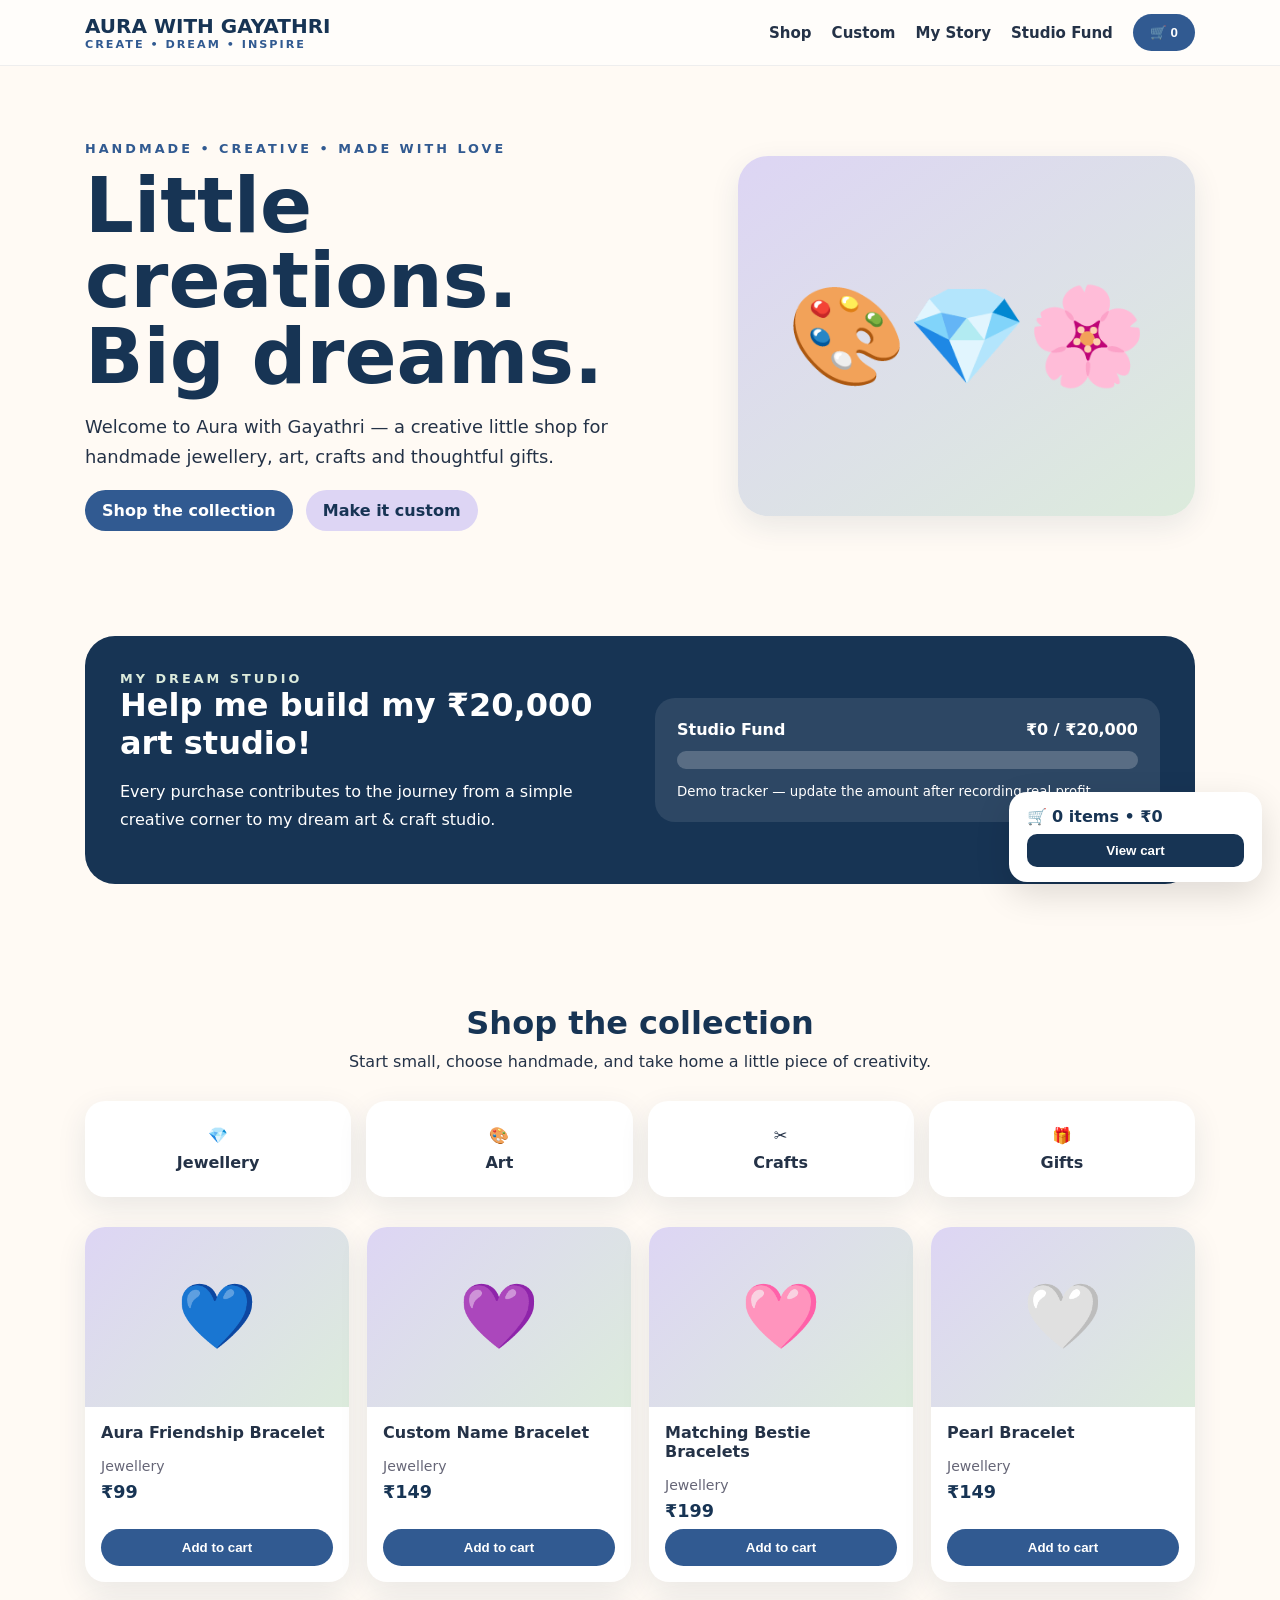
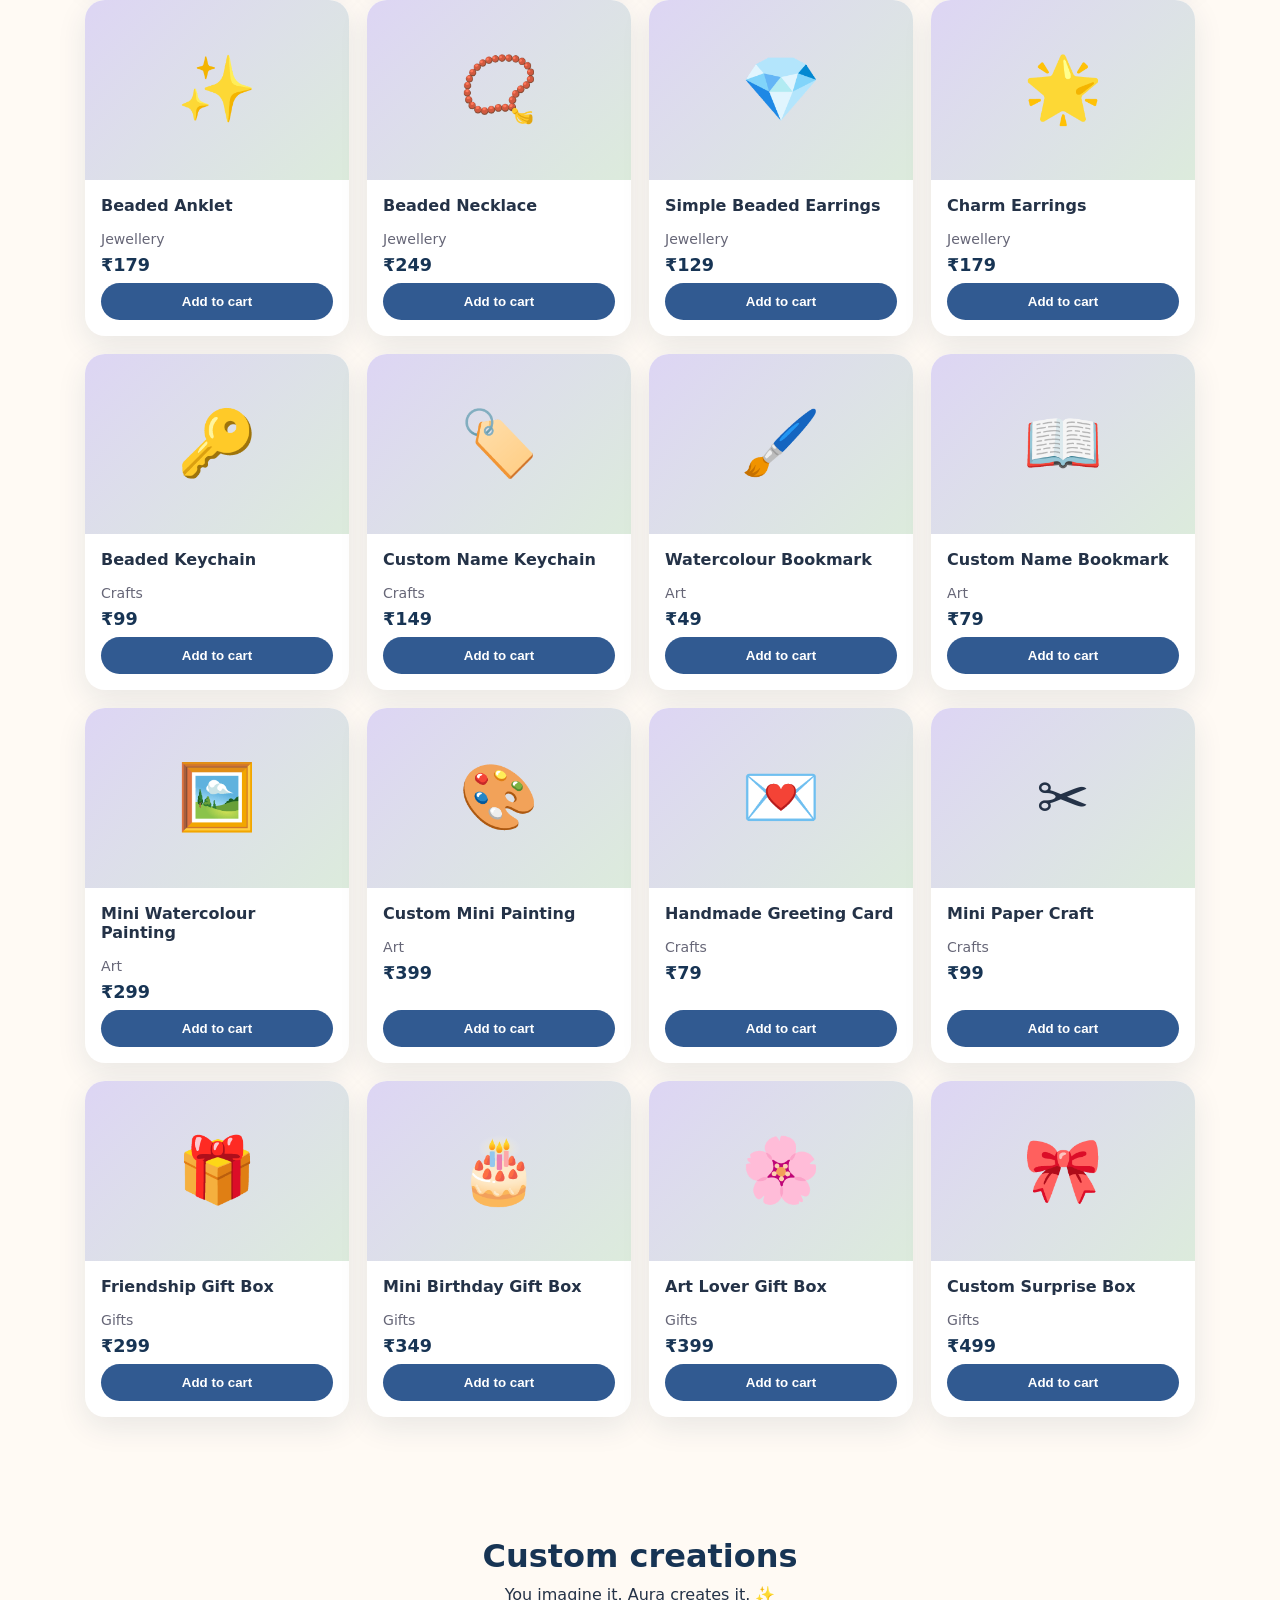
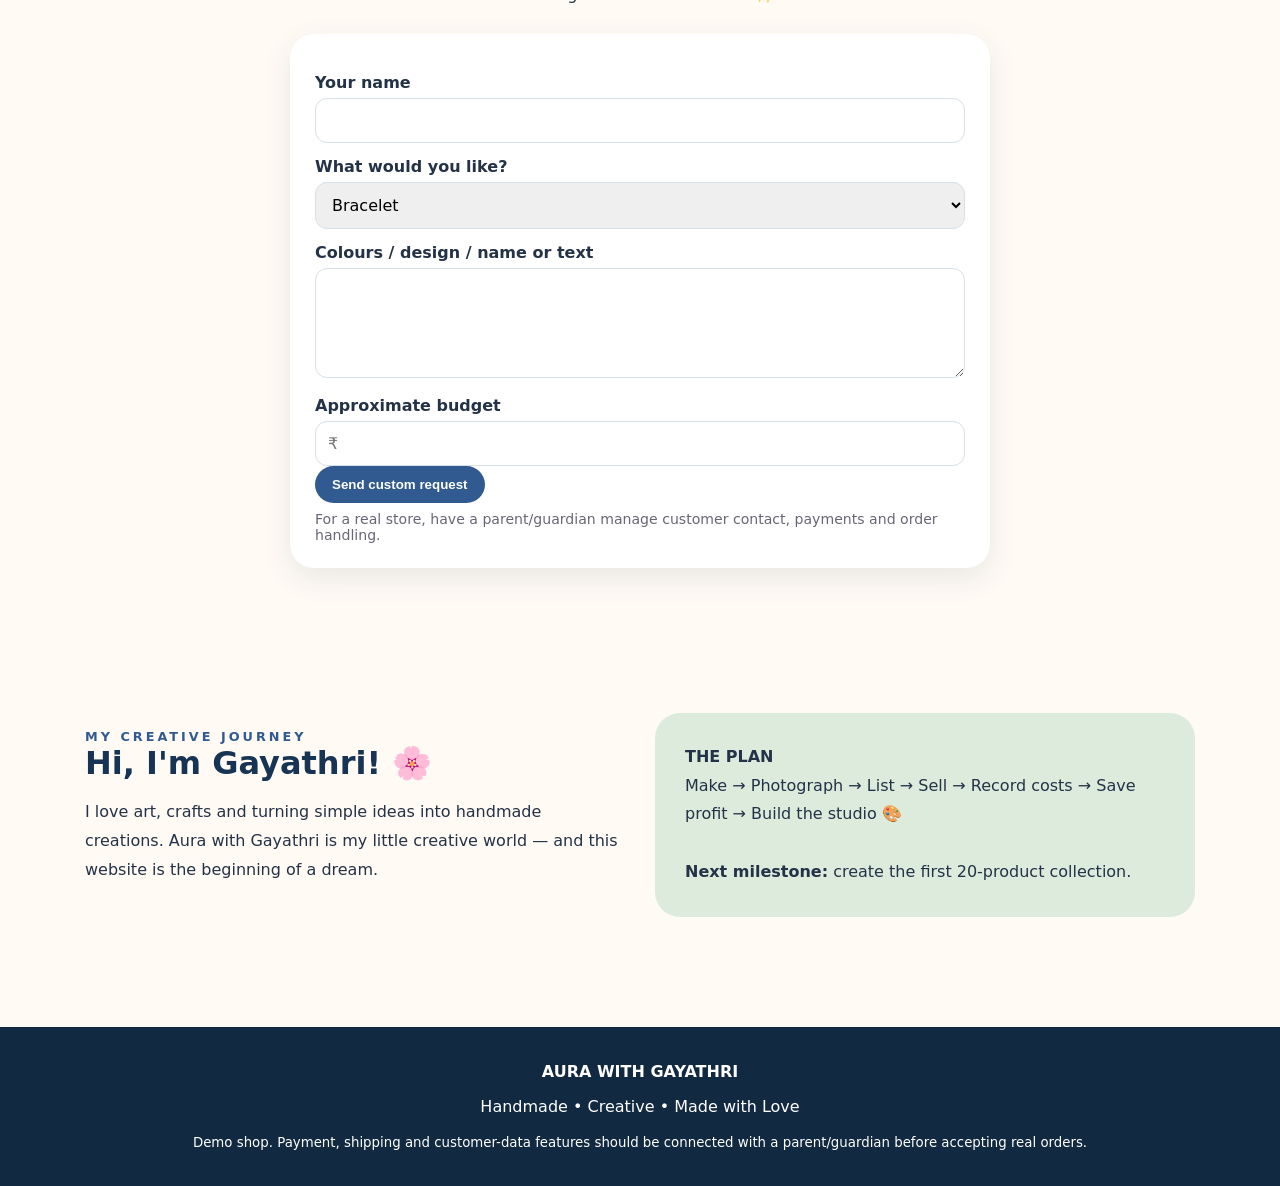
<file: aura_with_gayathri_checkout.html>
<!doctype html>
<html lang="en">
<head>
<meta charset="utf-8">
<meta name="viewport" content="width=device-width, initial-scale=1">
<title>Aura with Gayathri | Handmade Art & Crafts</title>
<meta name="description" content="Aura with Gayathri — handmade jewellery, art, crafts and gifts.">
<style>
:root{--blue:#315a91;--navy:#173454;--lav:#ddd5f4;--green:#dcebdc;--cream:#fffaf4;--ink:#243247;--white:#fff;--shadow:0 10px 30px #17345418}
*{box-sizing:border-box}html{scroll-behavior:smooth}body{margin:0;font-family:system-ui,-apple-system,Segoe UI,sans-serif;color:var(--ink);background:var(--cream)}
header{position:sticky;top:0;z-index:10;background:#fffdfaf2;backdrop-filter:blur(12px);border-bottom:1px solid #17345412}
nav{max-width:1150px;margin:auto;padding:14px 20px;display:flex;align-items:center;gap:20px}
.logo{font-weight:900;color:var(--navy);font-size:1.25rem;margin-right:auto}.logo span{display:block;font-size:.7rem;letter-spacing:2px;color:var(--blue)}
nav a{color:var(--ink);text-decoration:none;font-weight:650;font-size:.94rem}button,.btn{border:0;border-radius:999px;padding:11px 17px;background:var(--blue);color:white;font-weight:750;cursor:pointer;text-decoration:none;display:inline-block}
.hero{max-width:1150px;margin:0 auto;padding:75px 20px 45px;display:grid;grid-template-columns:1.15fr .85fr;gap:35px;align-items:center}
.kicker{letter-spacing:3px;text-transform:uppercase;color:var(--blue);font-weight:800;font-size:.8rem}.hero h1{font-size:clamp(2.6rem,6vw,5rem);line-height:.98;margin:12px 0;color:var(--navy)}.hero p{font-size:1.12rem;line-height:1.7;max-width:600px}
.hero-card{min-height:360px;border-radius:30px;background:linear-gradient(145deg,var(--lav),var(--green));display:grid;place-items:center;box-shadow:var(--shadow);font-size:6rem}
.section{max-width:1150px;margin:auto;padding:60px 20px}.section h2{text-align:center;color:var(--navy);font-size:2rem;margin:0 0 10px}.lead{text-align:center;margin:0 auto 30px;max-width:650px}
.progress{background:white;border-radius:22px;padding:24px;box-shadow:var(--shadow);max-width:750px;margin:25px auto}.progress-top{display:flex;justify-content:space-between;font-weight:800}.bar{height:18px;background:#e8edf3;border-radius:20px;overflow:hidden;margin:12px 0}.fill{height:100%;width:0;background:var(--blue);transition:width .5s}
.categories{display:grid;grid-template-columns:repeat(4,1fr);gap:15px;margin-top:28px}.cat{background:white;padding:25px;border-radius:20px;text-align:center;box-shadow:var(--shadow);cursor:pointer}.cat b{display:block;margin-top:8px}
.products{display:grid;grid-template-columns:repeat(4,1fr);gap:18px;margin-top:30px}.product{background:white;border-radius:20px;overflow:hidden;box-shadow:var(--shadow);display:flex;flex-direction:column}.pic{height:180px;background:linear-gradient(135deg,var(--lav),var(--green));display:grid;place-items:center;font-size:4rem}.product-body{padding:16px;display:flex;flex-direction:column;gap:8px;flex:1}.price{font-weight:900;color:var(--navy);font-size:1.1rem}.product-body button{margin-top:auto}
.feature{background:var(--navy);color:white;border-radius:30px;padding:35px;display:grid;grid-template-columns:1fr 1fr;gap:30px;align-items:center}.feature h2{color:white;text-align:left}.feature p{line-height:1.7}.fund{background:#ffffff18;padding:22px;border-radius:20px}.fund .bar{background:#ffffff35}.fund .fill{background:white}
.form{max-width:700px;margin:25px auto;background:white;padding:25px;border-radius:24px;box-shadow:var(--shadow)}label{display:block;font-weight:700;margin:14px 0 6px}input,textarea,select{width:100%;padding:12px;border:1px solid #d7dfe8;border-radius:12px;font:inherit}textarea{min-height:110px}
.about{display:grid;grid-template-columns:1fr 1fr;gap:30px;align-items:center}.about-card{background:var(--green);padding:30px;border-radius:25px;line-height:1.8}
footer{background:#122942;color:white;text-align:center;padding:35px 20px;margin-top:50px}.cart{position:fixed;right:18px;bottom:18px;background:white;padding:15px 18px;border-radius:18px;box-shadow:0 12px 35px #0002;z-index:20}.cart strong{color:var(--navy)}
.notice{font-size:.88rem;color:#667;margin-top:8px}
@media(max-width:800px){nav a{display:none}.hero,.feature,.about{grid-template-columns:1fr}.categories{grid-template-columns:repeat(2,1fr)}.products{grid-template-columns:repeat(2,1fr)}.hero-card{min-height:250px}}
@media(max-width:480px){.products{grid-template-columns:1fr}.hero{padding-top:45px}.categories{gap:10px}.section{padding:45px 15px}}

/* Professional checkout demo */
.mini-cart-btn{margin-top:8px;width:100%;padding:9px;border:0;border-radius:10px;background:var(--navy);color:white;cursor:pointer;font-weight:700}
.overlay{display:none;position:fixed;inset:0;background:rgba(18,41,66,.52);z-index:50;padding:20px;overflow:auto;backdrop-filter:blur(4px)}
.overlay.show{display:flex;align-items:center;justify-content:center}
.panel{width:min(900px,100%);background:#fff;border-radius:26px;padding:26px;box-shadow:0 25px 70px #0004;animation:pop .18s ease}
@keyframes pop{from{transform:translateY(10px);opacity:.5}to{transform:none;opacity:1}}
.cart-panel{max-width:620px}.panel-head{display:flex;align-items:center;justify-content:space-between;gap:12px}.panel-head h2{margin:0}.icon-btn{border:0;background:#f2f5f8;border-radius:50%;width:38px;height:38px;font-size:25px;cursor:pointer}
.cart-row{display:grid;grid-template-columns:1fr auto auto;gap:12px;align-items:center;padding:15px 0;border-bottom:1px solid #e8edf2}
.qty{display:flex;align-items:center;gap:8px}.qty button{width:30px;height:30px;border:0;border-radius:8px;background:#e8eef5;cursor:pointer}
.remove{border:0;background:none;color:#a44;cursor:pointer}.cart-total,.sum-row{display:flex;justify-content:space-between;gap:15px;padding:16px 0}.checkout-btn{width:100%;padding:14px 18px;border:0;border-radius:13px;background:var(--navy);color:white;font-weight:800;font-size:1rem;cursor:pointer}.steps{display:flex;justify-content:space-between;gap:8px;margin:18px 0;padding-bottom:15px;border-bottom:1px solid #e6ebf0;font-size:.82rem;color:#8893a0}.steps span.active{color:var(--navy);font-weight:800}
.checkout-grid{display:grid;grid-template-columns:1.25fr .75fr;gap:25px}.checkout-panel label{display:block;margin:12px 0 6px;font-weight:700;font-size:.9rem}.checkout-panel input,.checkout-panel textarea{width:100%;padding:12px;border:1px solid #d7dee6;border-radius:11px;font:inherit;box-sizing:border-box}.checkout-panel textarea{min-height:85px;resize:vertical}.two-fields{display:grid;grid-template-columns:1fr 1fr;gap:12px}.summary-card,.success-card{background:#f7f9fb;border-radius:18px;padding:18px}.summary-line{display:flex;justify-content:space-between;gap:10px;padding:8px 0;font-size:.9rem}.payment-note{padding:12px 14px;background:#fff8df;border-radius:12px;margin-bottom:15px;color:#6f5b17}.payment-options{display:grid;gap:10px}.pay-option{display:flex!important;align-items:center;gap:12px;padding:15px;border:1px solid #dce3ea;border-radius:14px;cursor:pointer;margin:0!important}.pay-option input{width:auto}.pay-option span{font-size:1.4rem}.pay-option div{display:flex;flex-direction:column}.pay-option small{color:#6f7780;margin-top:3px}.grand{font-size:1.2rem}.success-panel{text-align:center;max-width:520px}.success-icon{margin:5px auto 15px;width:70px;height:70px;border-radius:50%;display:grid;place-items:center;background:#dcebdc;color:#27552e;font-size:40px;font-weight:900}.success-card{display:grid;grid-template-columns:1fr 1fr;text-align:left;gap:10px;margin:20px 0}.empty-cart{text-align:center;padding:35px 10px;color:#667}
@media(max-width:700px){.checkout-grid{grid-template-columns:1fr}.summary-card{order:-1}.cart-row{grid-template-columns:1fr auto}.cart-row .remove{grid-column:2}.panel{padding:20px}.overlay{padding:10px}}

</style>
</head>
<body>
<header><nav>
<a class="logo" href="#home">AURA WITH GAYATHRI<span>CREATE • DREAM • INSPIRE</span></a>
<a href="#shop">Shop</a><a href="#custom">Custom</a><a href="#story">My Story</a><a href="#studio">Studio Fund</a>
<button onclick="openCart()">🛒 <span id="cartCount">0</span></button>
</nav></header>

<main id="home">
<section class="hero">
<div><div class="kicker">Handmade • Creative • Made with love</div>
<h1>Little creations.<br>Big dreams.</h1>
<p>Welcome to Aura with Gayathri — a creative little shop for handmade jewellery, art, crafts and thoughtful gifts.</p>
<a class="btn" href="#shop">Shop the collection</a>
<a class="btn" style="background:var(--lav);color:var(--navy);margin-left:8px" href="#custom">Make it custom</a></div>
<div class="hero-card">🎨💎🌸</div>
</section>

<section class="section" id="studio">
<div class="feature"><div><div class="kicker" style="color:#dcebdc">My dream studio</div><h2>Help me build my ₹20,000 art studio!</h2><p>Every purchase contributes to the journey from a simple creative corner to my dream art & craft studio.</p></div>
<div class="fund"><div class="progress-top"><span>Studio Fund</span><span id="fundText">₹0 / ₹20,000</span></div><div class="bar"><div class="fill" id="fundFill"></div></div><small>Demo tracker — update the amount after recording real profit.</small></div></div>
</section>

<section class="section" id="shop"><h2>Shop the collection</h2><p class="lead">Start small, choose handmade, and take home a little piece of creativity.</p>
<div class="categories">
<div class="cat" onclick="filter('Jewellery')">💎<b>Jewellery</b></div><div class="cat" onclick="filter('Art')">🎨<b>Art</b></div><div class="cat" onclick="filter('Crafts')">✂️<b>Crafts</b></div><div class="cat" onclick="filter('Gifts')">🎁<b>Gifts</b></div>
</div><div class="products" id="products"></div></section>

<section class="section" id="custom"><h2>Custom creations</h2><p class="lead">You imagine it. Aura creates it. ✨</p>
<form class="form" onsubmit="submitCustom(event)">
<label>Your name</label><input required id="cname">
<label>What would you like?</label><select id="ctype"><option>Bracelet</option><option>Painting</option><option>Keychain</option><option>Gift box</option><option>Other</option></select>
<label>Colours / design / name or text</label><textarea required id="cdesc"></textarea>
<label>Approximate budget</label><input id="cbudget" type="number" min="1" placeholder="₹">
<button type="submit">Send custom request</button><div class="notice">For a real store, have a parent/guardian manage customer contact, payments and order handling.</div>
</form></section>

<section class="section" id="story"><div class="about">
<div><div class="kicker">My creative journey</div><h2 style="text-align:left">Hi, I'm Gayathri! 🌸</h2><p style="line-height:1.8">I love art, crafts and turning simple ideas into handmade creations. Aura with Gayathri is my little creative world — and this website is the beginning of a dream.</p></div>
<div class="about-card"><b>THE PLAN</b><br>Make → Photograph → List → Sell → Record costs → Save profit → Build the studio 🎨<br><br><b>Next milestone:</b> create the first 20-product collection.</div>
</div></section>
</main>


<div class="cart" id="cartBox">
  🛒 <strong id="cartSummary">0 items • ₹0</strong>
  <button class="mini-cart-btn" onclick="openCart()">View cart</button>
</div>

<div class="overlay" id="cartOverlay" onclick="closeCart(event)">
  <div class="panel cart-panel" onclick="event.stopPropagation()">
    <div class="panel-head"><h2>Your Aura Cart</h2><button class="icon-btn" onclick="closeCart()">×</button></div>
    <div id="cartItems"></div>
    <div class="cart-total"><span>Subtotal</span><strong id="cartTotal">₹0</strong></div>
    <button class="checkout-btn" onclick="startCheckout()">Proceed to Checkout →</button>
  </div>
</div>

<div class="overlay" id="checkoutOverlay">
  <div class="panel checkout-panel">
    <div class="panel-head"><h2>Secure Checkout</h2><button class="icon-btn" onclick="closeCheckout()">×</button></div>
    <div class="steps"><span class="active">1 Cart</span><span class="active">2 Details</span><span>3 Payment</span><span>4 Done</span></div>
    <form id="checkoutForm" onsubmit="goToPayment(event)">
      <div class="checkout-grid">
        <div>
          <h3>Delivery details</h3>
          <label>Full name</label><input id="buyerName" required autocomplete="name">
          <label>Phone number</label><input id="buyerPhone" required type="tel" inputmode="tel" autocomplete="tel" pattern="[0-9 +()-]{8,}">
          <label>Email</label><input id="buyerEmail" required type="email" autocomplete="email">
          <label>Address</label><textarea id="buyerAddress" required autocomplete="street-address"></textarea>
          <div class="two-fields"><div><label>City</label><input id="buyerCity" required></div><div><label>PIN code</label><input id="buyerPin" required inputmode="numeric" pattern="[0-9]{6}" maxlength="6"></div></div>
          <button class="checkout-btn" type="submit">Continue to Payment →</button>
        </div>
        <div class="summary-card"><h3>Order summary</h3><div id="checkoutSummary"></div><hr><div class="sum-row"><span>Subtotal</span><b id="checkoutSubtotal">₹0</b></div><div class="sum-row"><span>Delivery</span><b>Calculated by parent/guardian</b></div></div>
      </div>
    </form>
  </div>
</div>

<div class="overlay" id="paymentOverlay">
  <div class="panel checkout-panel">
    <div class="panel-head"><h2>Choose Payment</h2><button class="icon-btn" onclick="closePayment()">×</button></div>
    <div class="steps"><span class="active">1 Cart</span><span class="active">2 Details</span><span class="active">3 Payment</span><span>4 Done</span></div>
    <div class="payment-note">Demo checkout — no real payment is processed.</div>
    <div class="payment-options">
      <label class="pay-option"><input type="radio" name="pay" value="UPI" checked><span>📱</span><div><b>UPI</b><small>Google Pay / PhonePe / Paytm / BHIM</small></div></label>
      <label class="pay-option"><input type="radio" name="pay" value="Card"><span>💳</span><div><b>Debit / Credit Card</b><small>Demo selection only</small></div></label>
      <label class="pay-option"><input type="radio" name="pay" value="Net Banking"><span>🏦</span><div><b>Net Banking</b><small>Demo selection only</small></div></label>
      <label class="pay-option"><input type="radio" name="pay" value="COD"><span>📦</span><div><b>Cash on Delivery</b><small>Only if your parent/guardian enables it</small></div></label>
    </div>
    <div class="sum-row grand"><span>Total</span><strong id="paymentTotal">₹0</strong></div>
    <button class="checkout-btn" onclick="placeDemoOrder()">Place Demo Order ✓</button>
  </div>
</div>

<div class="overlay" id="successOverlay">
  <div class="panel success-panel">
    <div class="success-icon">✓</div>
    <div class="kicker">Order received</div>
    <h2>Thank you for supporting Aura! 🌸</h2>
    <p>Your demo order <b id="orderNumber"></b> has been created successfully.</p>
    <div class="success-card"><span>Payment</span><b id="successPayment"></b><span>Total</span><b id="successTotal"></b></div>
    <p class="notice">This is a website demo. For real orders, a parent/guardian should connect an approved payment provider and handle customer information, payments and shipping.</p>
    <button class="checkout-btn" onclick="finishOrder()">Back to Shop</button>
  </div>
</div>

<footer><b>AURA WITH GAYATHRI</b><p>Handmade • Creative • Made with Love</p><small>Demo shop. Payment, shipping and customer-data features should be connected with a parent/guardian before accepting real orders.</small></footer>

<script>
const products=[
['Aura Friendship Bracelet',99,'Jewellery','💙'],['Custom Name Bracelet',149,'Jewellery','💜'],['Matching Bestie Bracelets',199,'Jewellery','🩷'],['Pearl Bracelet',149,'Jewellery','🤍'],
['Beaded Anklet',179,'Jewellery','✨'],['Beaded Necklace',249,'Jewellery','📿'],['Simple Beaded Earrings',129,'Jewellery','💎'],['Charm Earrings',179,'Jewellery','🌟'],
['Beaded Keychain',99,'Crafts','🔑'],['Custom Name Keychain',149,'Crafts','🏷️'],['Watercolour Bookmark',49,'Art','🖌️'],['Custom Name Bookmark',79,'Art','📖'],
['Mini Watercolour Painting',299,'Art','🖼️'],['Custom Mini Painting',399,'Art','🎨'],['Handmade Greeting Card',79,'Crafts','💌'],['Mini Paper Craft',99,'Crafts','✂️'],
['Friendship Gift Box',299,'Gifts','🎁'],['Mini Birthday Gift Box',349,'Gifts','🎂'],['Art Lover Gift Box',399,'Gifts','🌸'],['Custom Surprise Box',499,'Gifts','🎀']
];
let cart=[];
function render(list=products){document.getElementById('products').innerHTML=list.map((p,i)=>`<article class="product"><div class="pic">${p[3]}</div><div class="product-body"><b>${p[0]}</b><span class="notice">${p[2]}</span><span class="price">₹${p[1]}</span><button onclick="add(${products.indexOf(p)})">Add to cart</button></div></article>`).join('')}
function filter(cat){render(products.filter(p=>p[2]===cat));document.getElementById('shop').scrollIntoView()}

function add(i){cart.push(products[i]);updateCart();showToast(products[i][0]+' added to cart! 💙')}
function updateCart(){document.getElementById('cartCount').textContent=cart.length;let total=cart.reduce((s,p)=>s+p[1],0);document.getElementById('cartSummary').textContent=`${cart.length} item${cart.length===1?'':'s'} • ₹${total}`}
function groupedCart(){const map={};cart.forEach(p=>{if(!map[p[0]])map[p[0]]={p:p,q:0};map[p[0]].q++});return Object.values(map)}
function openCart(){renderCartPanel();document.getElementById('cartOverlay').classList.add('show')}
function closeCart(e){if(!e||e.target===document.getElementById('cartOverlay'))document.getElementById('cartOverlay').classList.remove('show')}
function renderCartPanel(){const wrap=document.getElementById('cartItems'),groups=groupedCart();if(!groups.length){wrap.innerHTML='<div class="empty-cart">Your cart is empty. Add something handmade! 🌸</div>';document.getElementById('cartTotal').textContent='₹0';return}wrap.innerHTML=groups.map(g=>`<div class="cart-row"><div><b>${g.p[0]}</b><div class="notice">₹${g.p[1]} each</div></div><div class="qty"><button onclick="changeQty('${g.p[0]}',-1)">−</button><b>${g.q}</b><button onclick="changeQty('${g.p[0]}',1)">+</button></div><button class="remove" onclick="removeAll('${g.p[0]}')">Remove</button></div>`).join('');document.getElementById('cartTotal').textContent='₹'+cart.reduce((s,p)=>s+p[1],0)}
function changeQty(name,delta){if(delta>0){const p=products.find(x=>x[0]===name);if(p)cart.push(p)}else{const idx=cart.findIndex(p=>p[0]===name);if(idx>=0)cart.splice(idx,1)}updateCart();renderCartPanel()}
function removeAll(name){cart=cart.filter(p=>p[0]!==name);updateCart();renderCartPanel()}
function startCheckout(){if(!cart.length){showToast('Your cart is empty 🌸');return}document.getElementById('cartOverlay').classList.remove('show');renderCheckoutSummary();document.getElementById('checkoutOverlay').classList.add('show')}
function renderCheckoutSummary(){document.getElementById('checkoutSummary').innerHTML=groupedCart().map(g=>`<div class="summary-line"><span>${g.p[0]} × ${g.q}</span><b>₹${g.p[1]*g.q}</b></div>`).join('');document.getElementById('checkoutSubtotal').textContent='₹'+cart.reduce((s,p)=>s+p[1],0)}
function closeCheckout(){document.getElementById('checkoutOverlay').classList.remove('show')}
function goToPayment(e){e.preventDefault();if(!e.target.checkValidity()){e.target.reportValidity();return}closeCheckout();document.getElementById('paymentTotal').textContent='₹'+cart.reduce((s,p)=>s+p[1],0);document.getElementById('paymentOverlay').classList.add('show')}
function closePayment(){document.getElementById('paymentOverlay').classList.remove('show')}
function placeDemoOrder(){const method=document.querySelector('input[name="pay"]:checked').value,total=cart.reduce((s,p)=>s+p[1],0);document.getElementById('orderNumber').textContent='AURA-'+Date.now().toString().slice(-6);document.getElementById('successPayment').textContent=method;document.getElementById('successTotal').textContent='₹'+total;closePayment();document.getElementById('successOverlay').classList.add('show');cart=[];updateCart()}
function finishOrder(){document.getElementById('successOverlay').classList.remove('show');window.scrollTo({top:0,behavior:'smooth'})}
function showToast(msg){let t=document.getElementById('toast');if(!t){t=document.createElement('div');t.id='toast';t.style.cssText='position:fixed;left:50%;bottom:25px;transform:translateX(-50%);background:#122942;color:#fff;padding:12px 18px;border-radius:12px;z-index:100;font-weight:700;box-shadow:0 10px 30px #0003';document.body.appendChild(t)}t.textContent=msg;t.style.display='block';clearTimeout(window.toastTimer);window.toastTimer=setTimeout(()=>t.style.display='none',1800)}
function submitCustom(e){e.preventDefault();alert('Custom request saved as a demo! A parent/guardian should review and contact the customer before confirming any real order. 🌸');e.target.reset()}
render();
</script>
</body>
</html>
</file>
